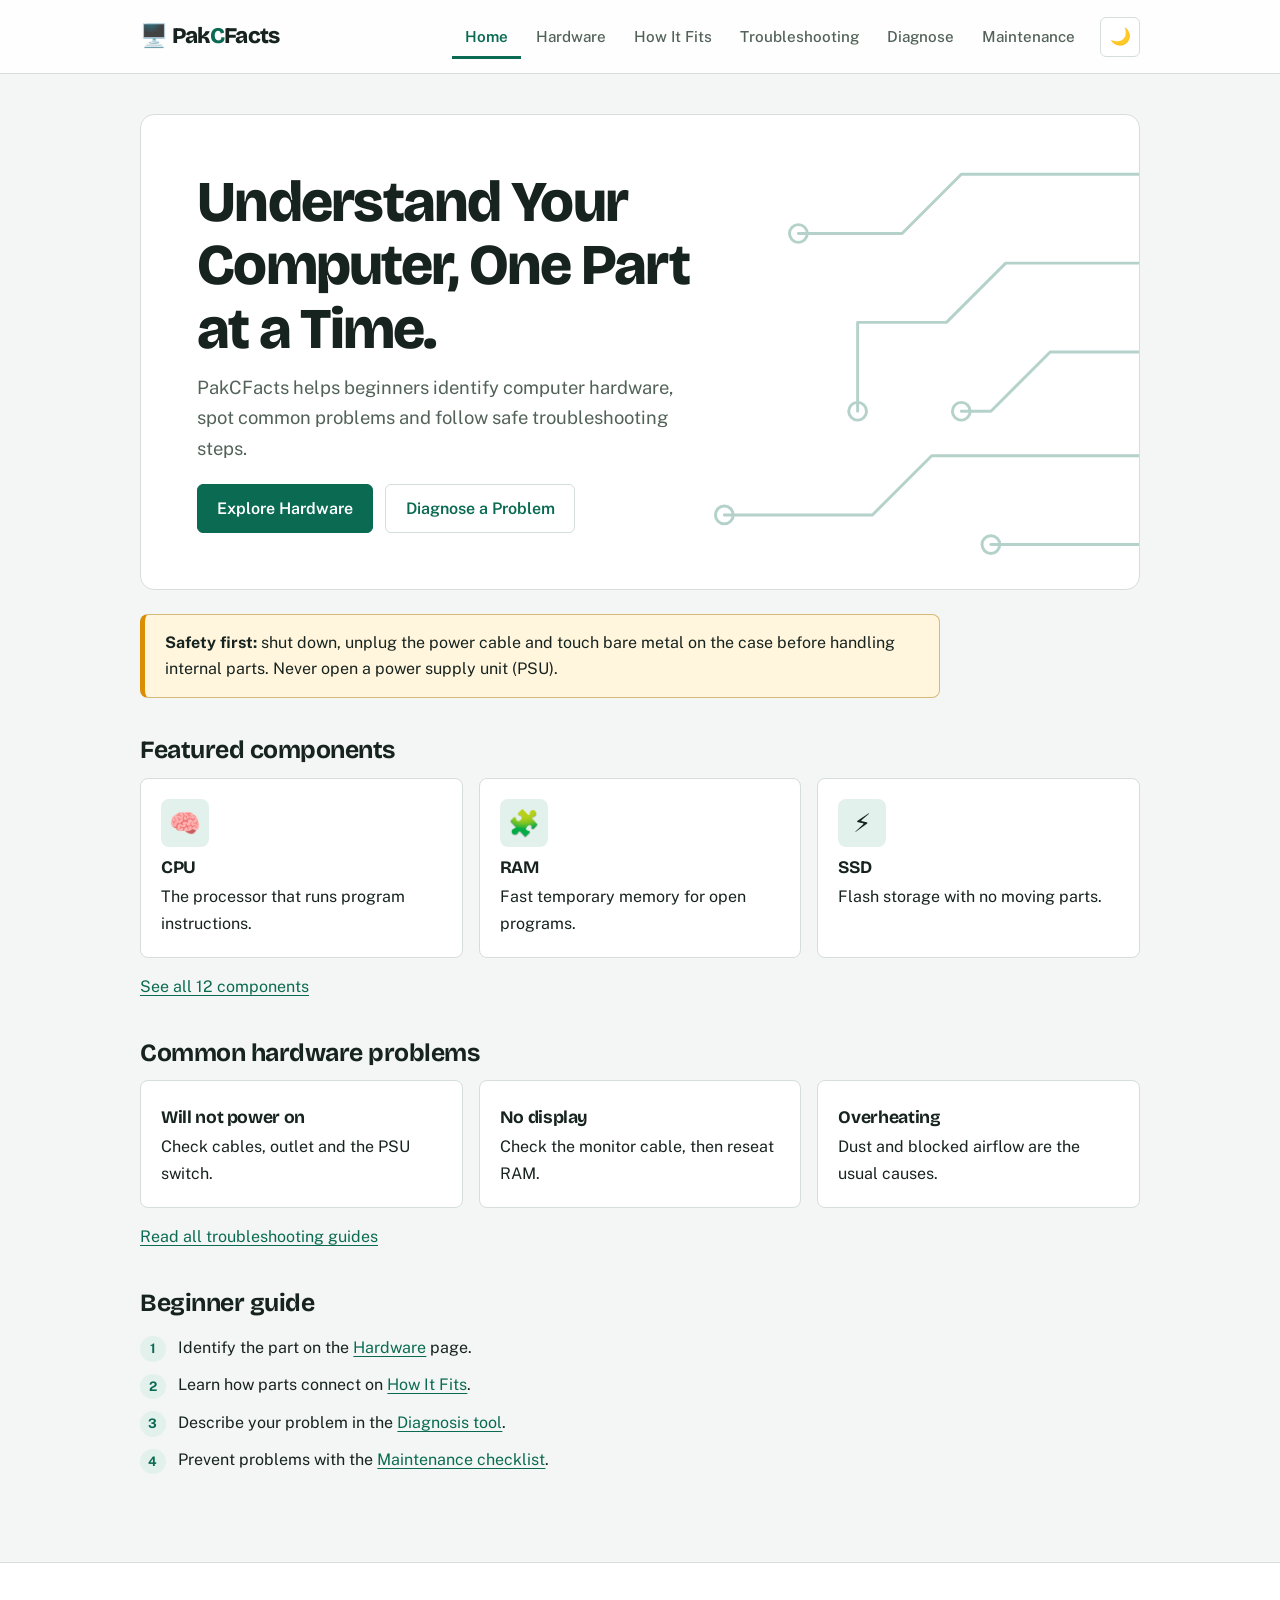
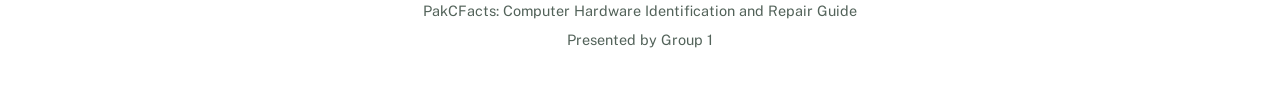
<file: index.html>
<!DOCTYPE html> 
<html lang="en">
<head>
  <meta charset="UTF-8">
  <meta name="viewport" content="width=device-width, initial-scale=1">
  <title>Home | PakCFacts</title>
  <link rel="stylesheet" href="style.css">
</head>
<body>

  <!-- ===== Header and menu (same on every page; edit all six files to change it) ===== -->
  <header>
    <div class="header-inner">
      <a class="logo" href="index.html" aria-label="PakCFacts home">🖥️ Pak<span>C</span>Facts</a>
      <button id="menuButton" class="outline" aria-expanded="false" aria-controls="nav">Menu</button>
      <button id="themeToggle" class="outline" aria-label="Toggle dark mode" aria-pressed="false">🌙</button>
      <nav id="nav" aria-label="Main">
        <ul>
          <li><a href="index.html" aria-current="page">Home</a></li>
          <li><a href="hardware.html">Hardware</a></li>
          <li><a href="components.html">How It Fits</a></li>
          <li><a href="troubleshooting.html">Troubleshooting</a></li>
          <li><a href="diagnostics.html">Diagnose</a></li>
          <li><a href="maintenance.html">Maintenance</a></li>
        </ul>
      </nav>
    </div>
  </header>

  <!-- ===== Page content ===== -->
  <main>
    <section class="hero">
      <h1>Understand Your Computer, One Part at a Time.</h1>
      <p class="subtitle">PakCFacts helps beginners identify computer hardware, spot common problems and follow safe troubleshooting steps.</p>

      <div class="row">
        <a class="btn" href="hardware.html">Explore Hardware</a>
        <a class="btn outline" href="diagnostics.html">Diagnose a Problem</a>
      </div>
    </section>

    <div class="safety-note" role="note">
      <b>Safety first:</b> shut down, unplug the power cable and touch bare metal on the case before handling internal parts. Never open a power supply unit (PSU).
    </div>

    <h2>Featured components</h2>
    <div class="grid">
      <div class="card">
        <div class="icon" aria-hidden="true">🧠</div>
        <h3>CPU</h3>
        <p>The processor that runs program instructions.</p>
      </div>
      <div class="card">
        <div class="icon" aria-hidden="true">🧩</div>
        <h3>RAM</h3>
        <p>Fast temporary memory for open programs.</p>
      </div>
      <div class="card">
        <div class="icon" aria-hidden="true">⚡</div>
        <h3>SSD</h3>
        <p>Flash storage with no moving parts.</p>
      </div>
    </div>
    <p><a href="hardware.html">See all 12 components</a></p>

    <h2>Common hardware problems</h2>
    <div class="grid">
      <div class="card">
        <h3>Will not power on</h3>
        <p>Check cables, outlet and the PSU switch.</p>
      </div>
      <div class="card">
        <h3>No display</h3>
        <p>Check the monitor cable, then reseat RAM.</p>
      </div>
      <div class="card">
        <h3>Overheating</h3>
        <p>Dust and blocked airflow are the usual causes.</p>
      </div>
    </div>
    <p><a href="troubleshooting.html">Read all troubleshooting guides</a></p>

    <h2>Beginner guide</h2>
    <ol>
      <li>Identify the part on the <a href="hardware.html">Hardware</a> page.</li>
      <li>Learn how parts connect on <a href="components.html">How It Fits</a>.</li>
      <li>Describe your problem in the <a href="diagnostics.html">Diagnosis tool</a>.</li>
      <li>Prevent problems with the <a href="maintenance.html">Maintenance checklist</a>.</li>
    </ol>
  </main>

  <!-- ===== Footer (same on every page) ===== -->
  <footer>
    <p>PakCFacts: Computer Hardware Identification and Repair Guide</p>
    <p>Presented by Group 1</p>
  </footer>

  <script src="script.js"></script>
  <button id="backToTop" aria-label="Back to top">↑</button>
</body>
</html>
</file>
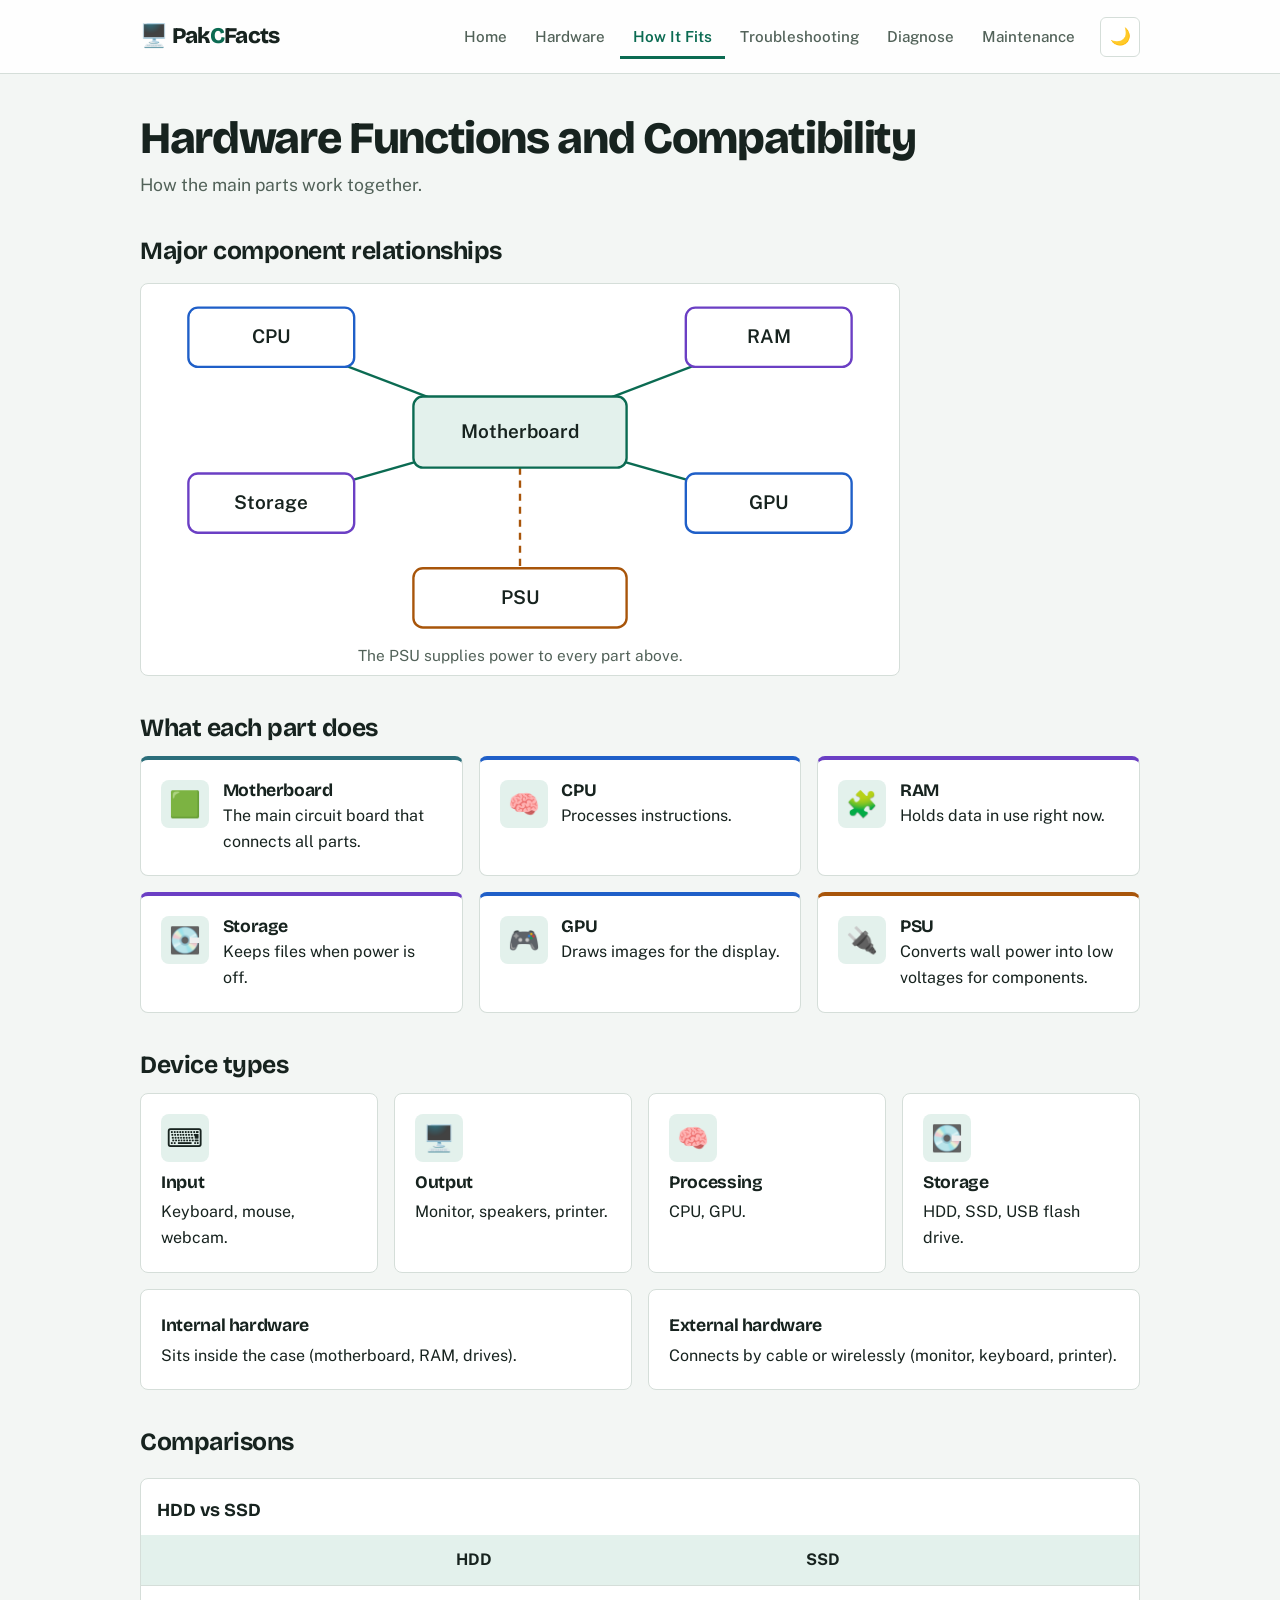
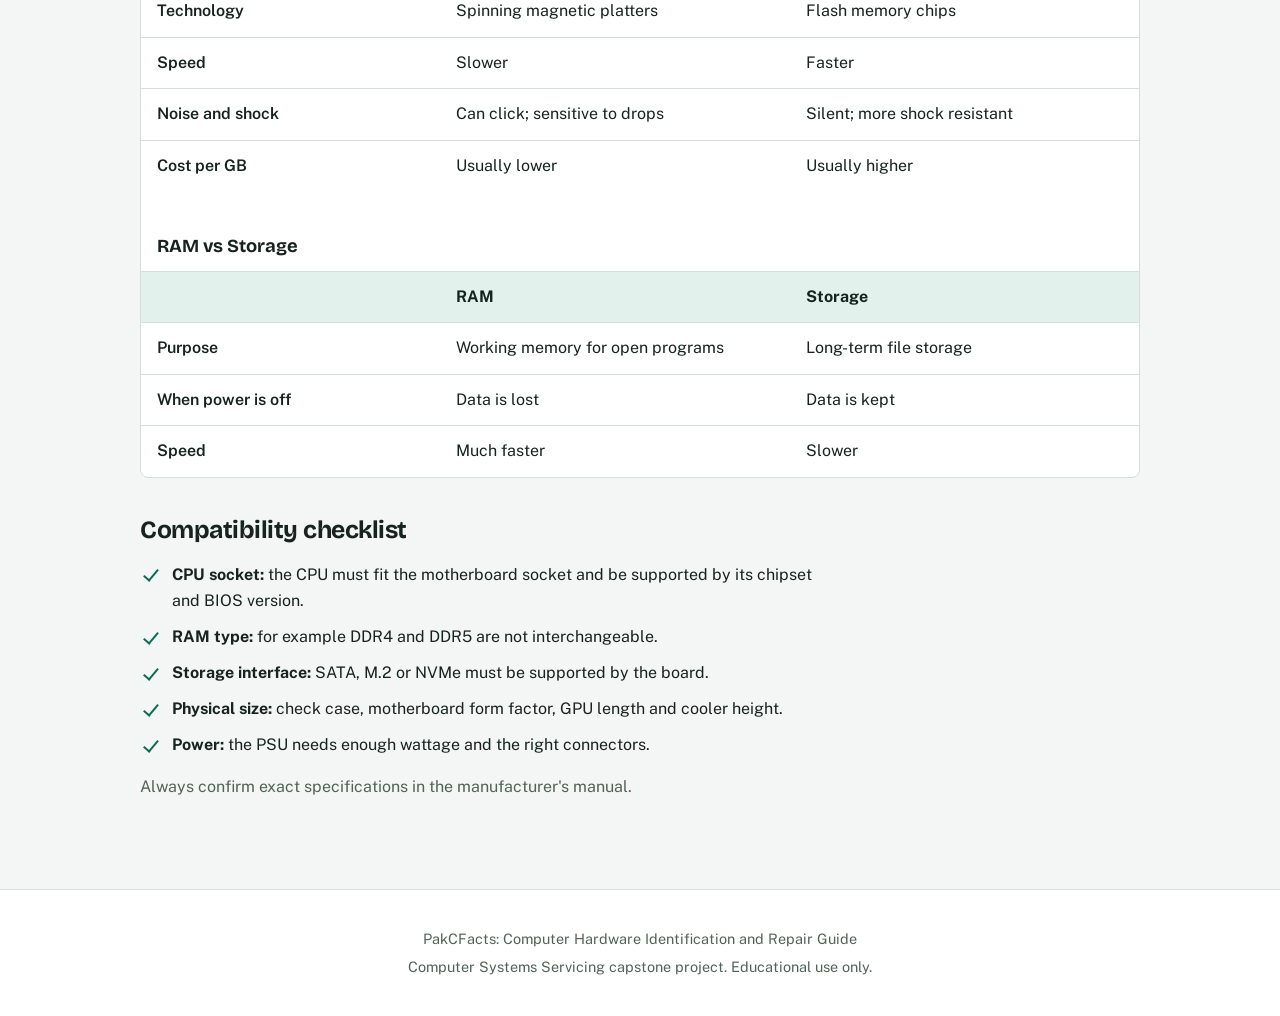
<file: components.html>
<!DOCTYPE html>
<html lang="en">
<head>
  <meta charset="UTF-8">
  <meta name="viewport" content="width=device-width, initial-scale=1">
  <title>How It Fits | PakCFacts</title>
  <link rel="stylesheet" href="style.css">
</head>
<body>

  <!-- ===== Header and menu (same on every page; edit all six files to change it) ===== -->
  <header>
    <div class="header-inner">
      <a class="logo" href="index.html" aria-label="PakCFacts home">🖥️ Pak<span>C</span>Facts</a>
      <button id="menuButton" class="outline" aria-expanded="false" aria-controls="nav">Menu</button>
      <button id="themeToggle" class="outline" aria-label="Toggle dark mode" aria-pressed="false">🌙</button>
      <nav id="nav" aria-label="Main">
        <ul>
          <li><a href="index.html">Home</a></li>
          <li><a href="hardware.html">Hardware</a></li>
          <li><a href="components.html" aria-current="page">How It Fits</a></li>
          <li><a href="troubleshooting.html">Troubleshooting</a></li>
          <li><a href="diagnostics.html">Diagnose</a></li>
          <li><a href="maintenance.html">Maintenance</a></li>
        </ul>
      </nav>
    </div>
  </header>

  <!-- ===== Page content ===== -->
  <main>
    <h1>Hardware Functions and Compatibility</h1>
    <p class="subtitle">How the main parts work together.</p>

    <h2>Major component relationships</h2>
    <!-- Diagram drawn with SVG. Each part is a box (rect) with a label (text); lines connect them to the motherboard. -->
    <svg class="diagram" viewBox="0 0 640 330" role="img"
         aria-label="Diagram: the motherboard connects the CPU, RAM, storage and GPU; the PSU powers everything.">

      <!-- Lines from the motherboard (center) to each part. Drawn first so the boxes sit on top. -->
      <g stroke="var(--accent)" stroke-width="2">
        <line x1="320" y1="125" x2="110" y2="45"/>
        <line x1="320" y1="125" x2="530" y2="45"/>
        <line x1="320" y1="125" x2="110" y2="185"/>
        <line x1="320" y1="125" x2="530" y2="185"/>
      </g>
      <!-- Dashed line: power from the PSU -->
      <line x1="320" y1="155" x2="320" y2="240" stroke="var(--cat-power)" stroke-width="2" stroke-dasharray="6 5"/>

      <!-- Boxes. Border colors match the category colors on the Hardware page. -->
      <g fill="var(--white)" stroke-width="2">
        <rect x="230" y="95"  width="180" height="60" rx="8" fill="var(--accent-light)" stroke="var(--accent)"/>
        <rect x="40"  y="20"  width="140" height="50" rx="8" stroke="var(--cat-processing)"/>
        <rect x="460" y="20"  width="140" height="50" rx="8" stroke="var(--cat-memory)"/>
        <rect x="40"  y="160" width="140" height="50" rx="8" stroke="var(--cat-memory)"/>
        <rect x="460" y="160" width="140" height="50" rx="8" stroke="var(--cat-processing)"/>
        <rect x="230" y="240" width="180" height="50" rx="8" stroke="var(--cat-power)"/>
      </g>

      <!-- Labels (x and y place each label inside its box) -->
      <g font-size="16" fill="var(--text)" text-anchor="middle">
        <text x="320" y="130">Motherboard</text>
        <text x="110" y="50">CPU</text>
        <text x="530" y="50">RAM</text>
        <text x="110" y="190">Storage</text>
        <text x="530" y="190">GPU</text>
        <text x="320" y="270">PSU</text>
      </g>

      <!-- Note under the diagram -->
      <text x="320" y="318" text-anchor="middle" font-size="13" fill="var(--text-muted)" style="font-weight:400">The PSU supplies power to every part above.</text>
    </svg>

    <h2>What each part does</h2>
    <div class="grid">
      <div class="card part mini" data-category="Connectivity and Housing">
        <div class="icon" aria-hidden="true">🟩</div>
        <div>
          <h3>Motherboard</h3>
          <p>The main circuit board that connects all parts.</p>
        </div>
      </div>
      <div class="card part mini" data-category="Processing">
        <div class="icon" aria-hidden="true">🧠</div>
        <div>
          <h3>CPU</h3>
          <p>Processes instructions.</p>
        </div>
      </div>
      <div class="card part mini" data-category="Memory and Storage">
        <div class="icon" aria-hidden="true">🧩</div>
        <div>
          <h3>RAM</h3>
          <p>Holds data in use right now.</p>
        </div>
      </div>
      <div class="card part mini" data-category="Memory and Storage">
        <div class="icon" aria-hidden="true">💽</div>
        <div>
          <h3>Storage</h3>
          <p>Keeps files when power is off.</p>
        </div>
      </div>
      <div class="card part mini" data-category="Processing">
        <div class="icon" aria-hidden="true">🎮</div>
        <div>
          <h3>GPU</h3>
          <p>Draws images for the display.</p>
        </div>
      </div>
      <div class="card part mini" data-category="Power and Cooling">
        <div class="icon" aria-hidden="true">🔌</div>
        <div>
          <h3>PSU</h3>
          <p>Converts wall power into low voltages for components.</p>
        </div>
      </div>
    </div>

    <h2>Device types</h2>
    <div class="grid four">
      <div class="card">
        <div class="icon" aria-hidden="true">⌨️</div>
        <h3>Input</h3>
        <p>Keyboard, mouse, webcam.</p>
      </div>
      <div class="card">
        <div class="icon" aria-hidden="true">🖥️</div>
        <h3>Output</h3>
        <p>Monitor, speakers, printer.</p>
      </div>
      <div class="card">
        <div class="icon" aria-hidden="true">🧠</div>
        <h3>Processing</h3>
        <p>CPU, GPU.</p>
      </div>
      <div class="card">
        <div class="icon" aria-hidden="true">💽</div>
        <h3>Storage</h3>
        <p>HDD, SSD, USB flash drive.</p>
      </div>
    </div>

    <div class="grid two split">
      <div class="card">
        <h3>Internal hardware</h3>
        <p>Sits inside the case (motherboard, RAM, drives).</p>
      </div>
      <div class="card">
        <h3>External hardware</h3>
        <p>Connects by cable or wirelessly (monitor, keyboard, printer).</p>
      </div>
    </div>

    <h2>Comparisons</h2>
    <div class="table-scroll">
      <table>
        <caption>HDD vs SSD</caption>
        <tr><th></th><th>HDD</th><th>SSD</th></tr>
        <tr><td>Technology</td><td>Spinning magnetic platters</td><td>Flash memory chips</td></tr>
        <tr><td>Speed</td><td>Slower</td><td>Faster</td></tr>
        <tr><td>Noise and shock</td><td>Can click; sensitive to drops</td><td>Silent; more shock resistant</td></tr>
        <tr><td>Cost per GB</td><td>Usually lower</td><td>Usually higher</td></tr>
      </table>

      <table>
        <caption>RAM vs Storage</caption>
        <tr><th></th><th>RAM</th><th>Storage</th></tr>
        <tr><td>Purpose</td><td>Working memory for open programs</td><td>Long-term file storage</td></tr>
        <tr><td>When power is off</td><td>Data is lost</td><td>Data is kept</td></tr>
        <tr><td>Speed</td><td>Much faster</td><td>Slower</td></tr>
      </table>
    </div>

    <h2>Compatibility checklist</h2>
    <ul class="checks">
      <li><b>CPU socket:</b> the CPU must fit the motherboard socket and be supported by its chipset and BIOS version.</li>
      <li><b>RAM type:</b> for example DDR4 and DDR5 are not interchangeable.</li>
      <li><b>Storage interface:</b> SATA, M.2 or NVMe must be supported by the board.</li>
      <li><b>Physical size:</b> check case, motherboard form factor, GPU length and cooler height.</li>
      <li><b>Power:</b> the PSU needs enough wattage and the right connectors.</li>
    </ul>
    <p class="muted">Always confirm exact specifications in the manufacturer's manual.</p>
  </main>

  <!-- ===== Footer (same on every page) ===== -->
  <footer>
    <p>PakCFacts: Computer Hardware Identification and Repair Guide</p>
    <p>Computer Systems Servicing capstone project. Educational use only.</p>
  </footer>

  <script src="script.js"></script>
  <button id="backToTop" aria-label="Back to top">↑</button>
</body>
</html>
</file>
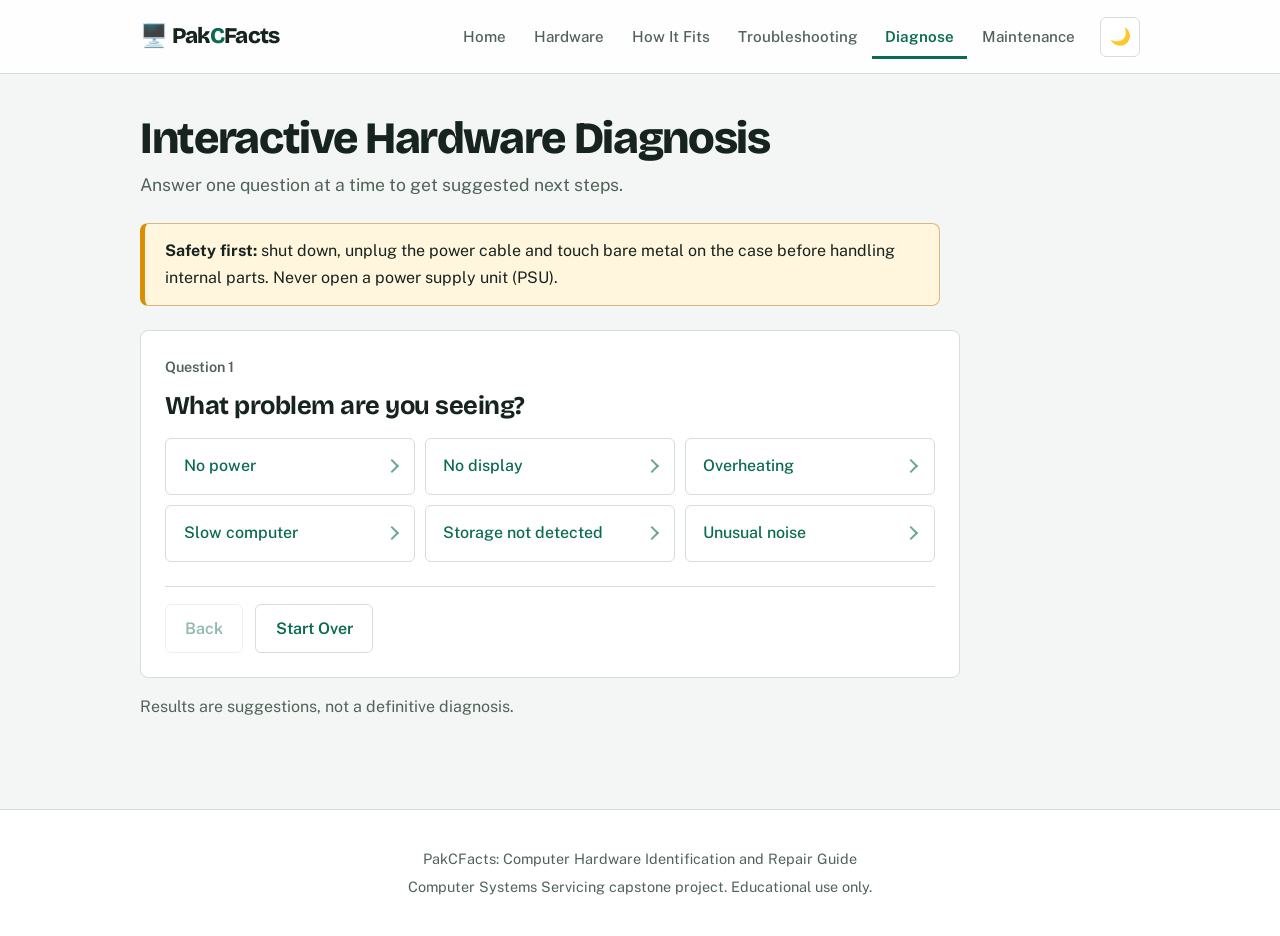
<file: diagnostics.html>
<!DOCTYPE html>
<html lang="en">
<head>
  <meta charset="UTF-8">
  <meta name="viewport" content="width=device-width, initial-scale=1">
  <title>Diagnose | PakCFacts</title>
  <link rel="stylesheet" href="style.css">
</head>
<body>

  <!-- ===== Header and menu (same on every page; edit all six files to change it) ===== -->
  <header>
    <div class="header-inner">
      <a class="logo" href="index.html" aria-label="PakCFacts home">🖥️ Pak<span>C</span>Facts</a>
      <button id="menuButton" class="outline" aria-expanded="false" aria-controls="nav">Menu</button>
      <button id="themeToggle" class="outline" aria-label="Toggle dark mode" aria-pressed="false">🌙</button>
      <nav id="nav" aria-label="Main">
        <ul>
          <li><a href="index.html">Home</a></li>
          <li><a href="hardware.html">Hardware</a></li>
          <li><a href="components.html">How It Fits</a></li>
          <li><a href="troubleshooting.html">Troubleshooting</a></li>
          <li><a href="diagnostics.html" aria-current="page">Diagnose</a></li>
          <li><a href="maintenance.html">Maintenance</a></li>
        </ul>
      </nav>
    </div>
  </header>

  <!-- ===== Page content ===== -->
  <main>
    <h1>Interactive Hardware Diagnosis</h1>
    <p class="subtitle">Answer one question at a time to get suggested next steps.</p>

    <div class="safety-note" role="note">
      <b>Safety first:</b> shut down, unplug the power cable and touch bare metal on the case before handling internal parts. Never open a power supply unit (PSU).
    </div>

    <!-- script.js shows each question and result inside this card -->
    <div class="card wizard" aria-live="polite">
      <p id="progressText" class="muted"></p>
      <div id="diagnosisBox"></div>

      <div class="card-foot">
        <button id="backButton" class="outline">Back</button>
        <button id="restartButton" class="outline">Start Over</button>
      </div>
    </div>

    <p class="muted">Results are suggestions, not a definitive diagnosis.</p>
  </main>

  <!-- ===== Footer (same on every page) ===== -->
  <footer>
    <p>PakCFacts: Computer Hardware Identification and Repair Guide</p>
    <p>Computer Systems Servicing capstone project. Educational use only.</p>
  </footer>

  <script src="script.js"></script>
  <button id="backToTop" aria-label="Back to top">↑</button>
</body>
</html>
</file>
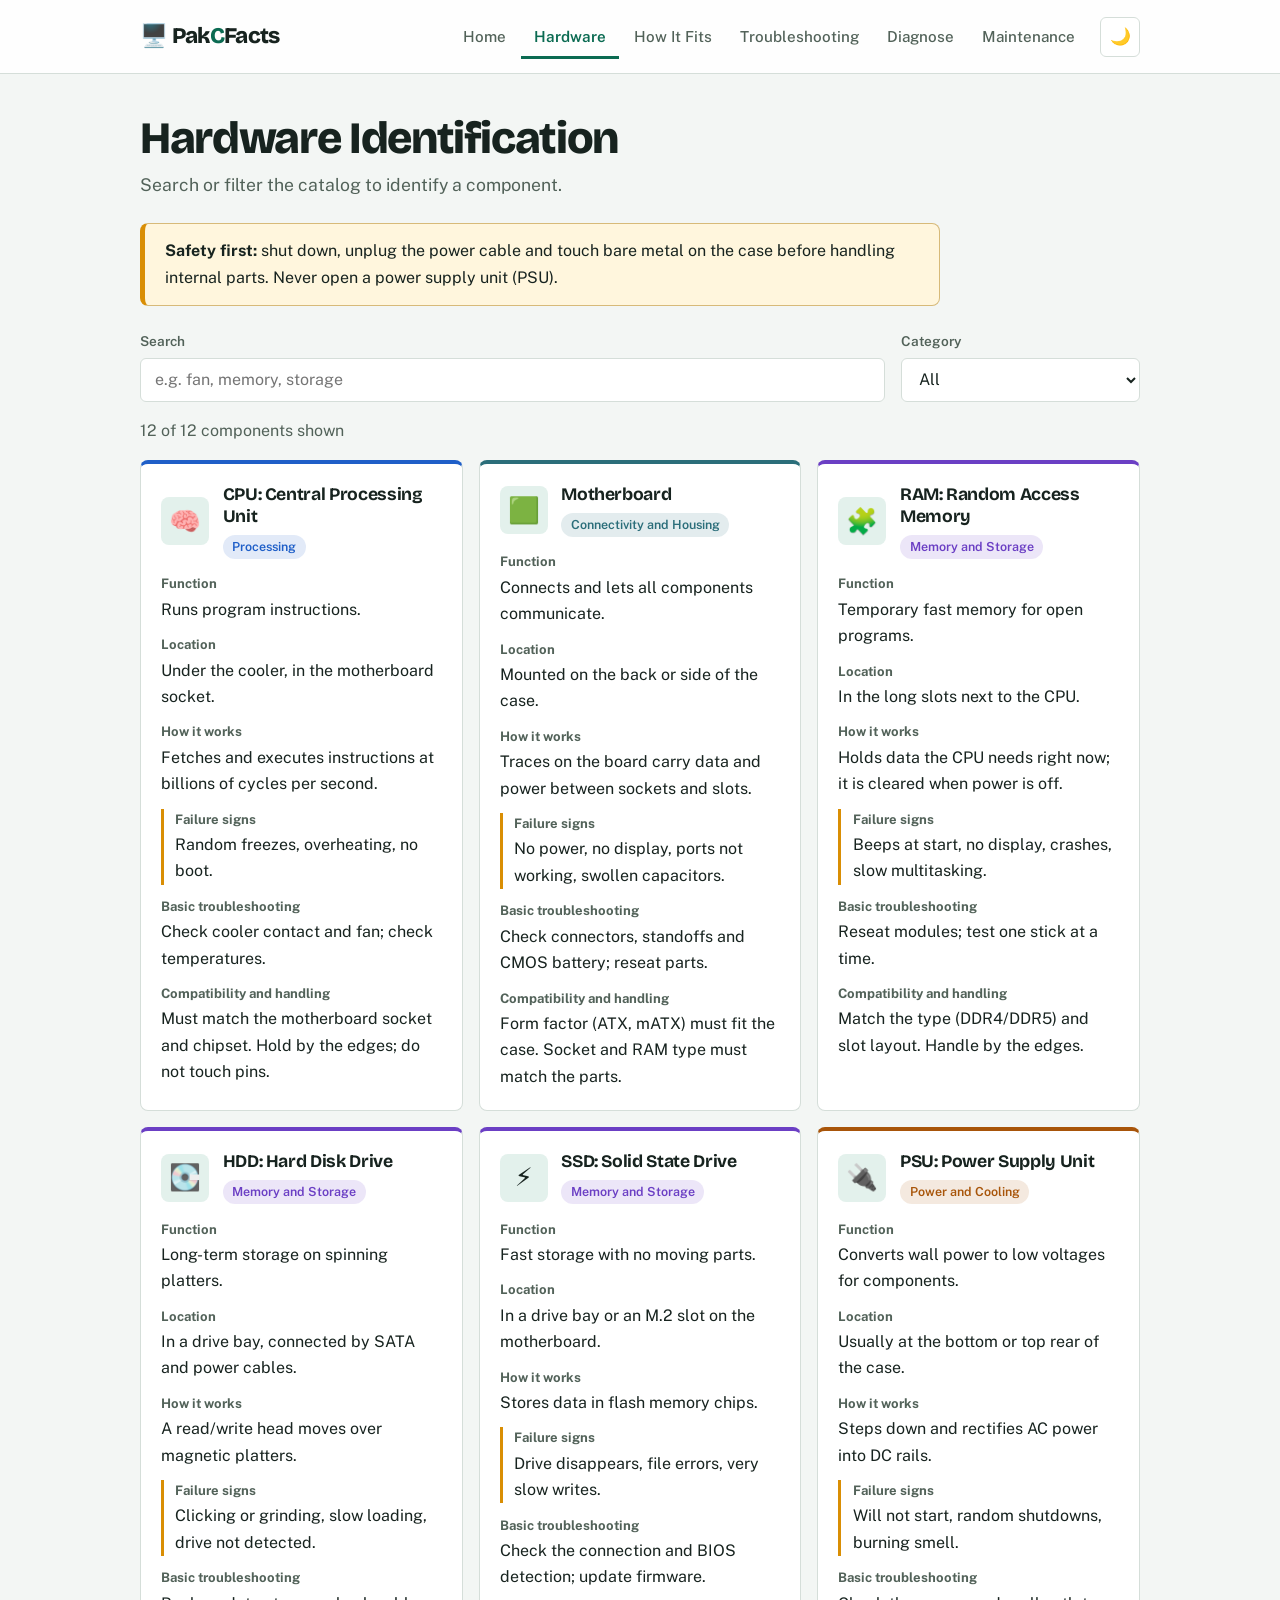
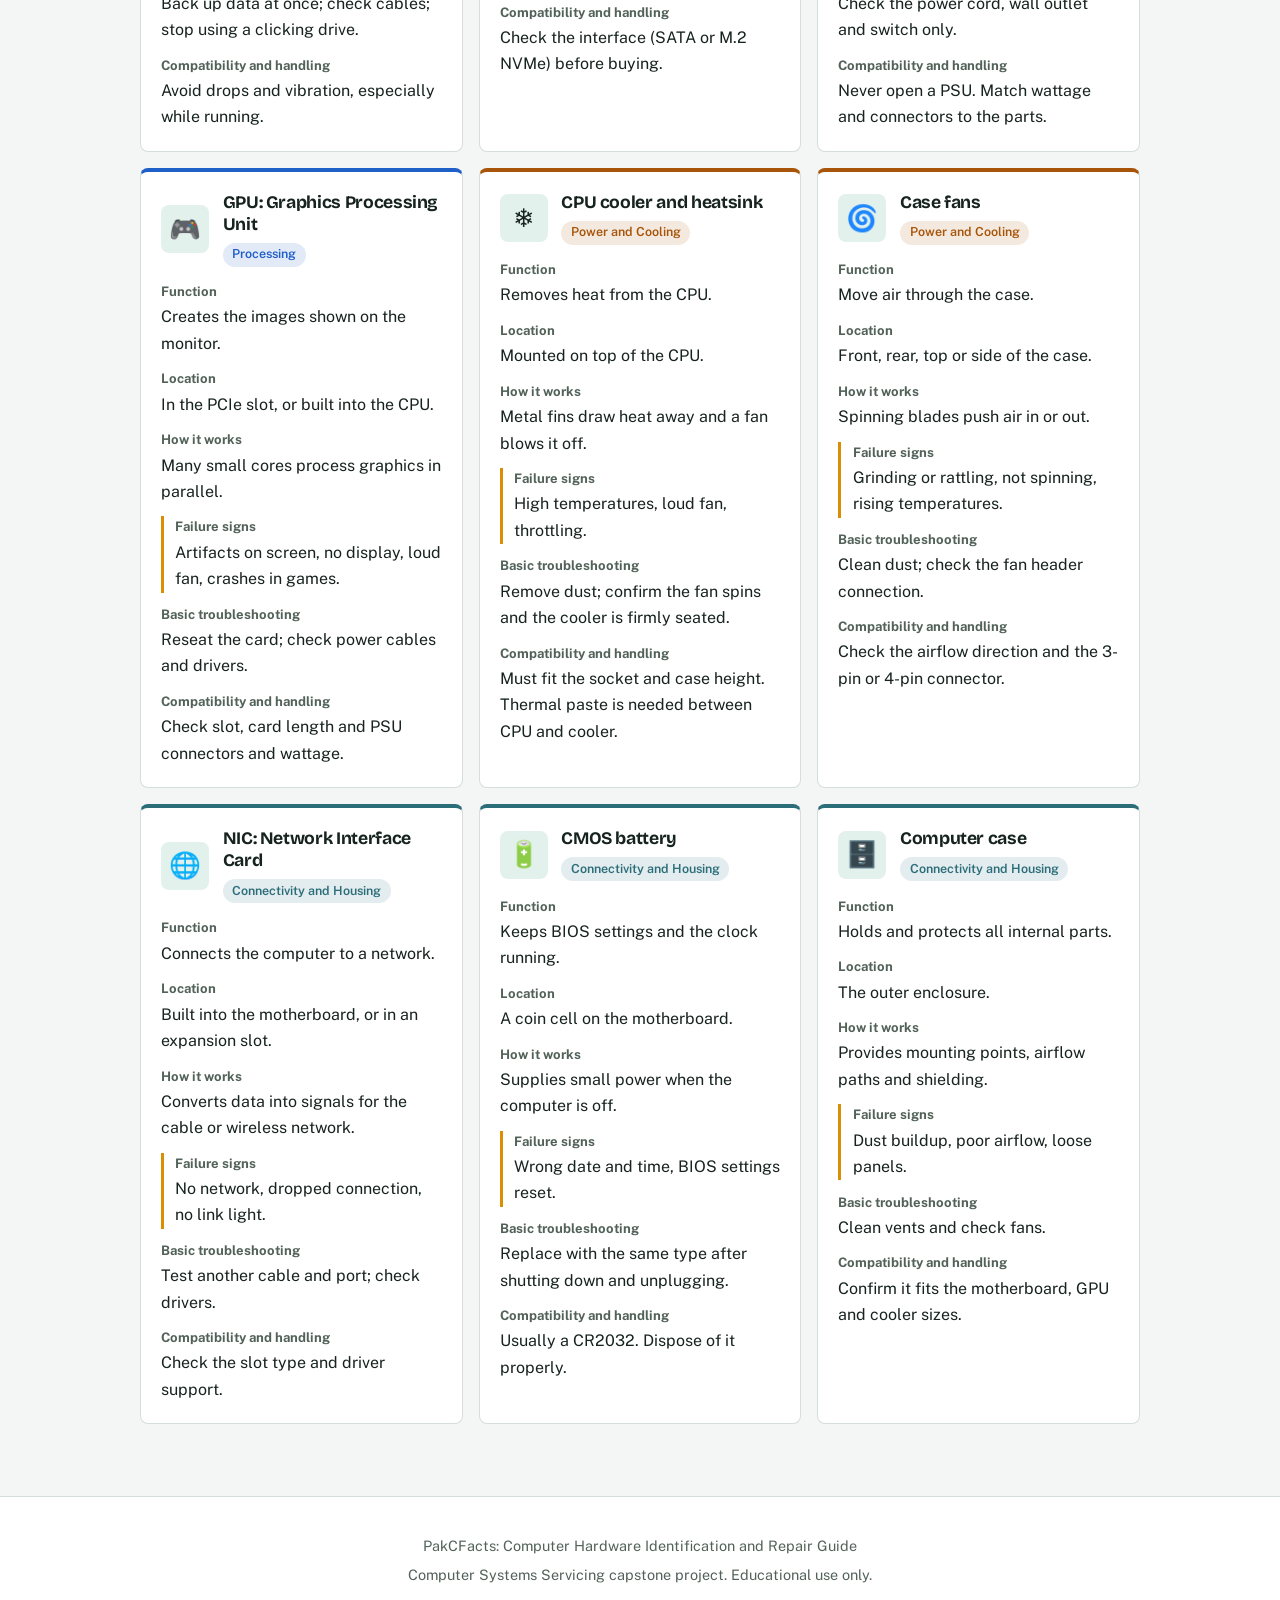
<file: hardware.html>
<!DOCTYPE html>
<html lang="en">
<head>
  <meta charset="UTF-8">
  <meta name="viewport" content="width=device-width, initial-scale=1">
  <title>Hardware | PakCFacts</title>
  <link rel="stylesheet" href="style.css">
</head>
<body>

  <!-- ===== Header and menu  ===== -->
  <header>
    <div class="header-inner">
      <a class="logo" href="index.html" aria-label="PakCFacts home">🖥️ Pak<span>C</span>Facts</a>
      <button id="menuButton" class="outline" aria-expanded="false" aria-controls="nav">Menu</button>
      <button id="themeToggle" class="outline" aria-label="Toggle dark mode" aria-pressed="false">🌙</button>
      <nav id="nav" aria-label="Main">
        <ul>
          <li><a href="index.html">Home</a></li>
          <li><a href="hardware.html" aria-current="page">Hardware</a></li>
          <li><a href="components.html">How It Fits</a></li>
          <li><a href="troubleshooting.html">Troubleshooting</a></li>
          <li><a href="diagnostics.html">Diagnose</a></li>
          <li><a href="maintenance.html">Maintenance</a></li>
        </ul>
      </nav>
    </div>
  </header>

  <!-- ===== Page content ===== -->
  <main>
    <h1>Hardware Identification</h1>
    <p class="subtitle">Search or filter the catalog to identify a component.</p>

    <div class="safety-note" role="note">
      <b>Safety first:</b> shut down, unplug the power cable and touch bare metal on the case before handling internal parts. Never open a power supply unit (PSU).
    </div>

    <!-- Search and filter controls (used by script.js, section 3) -->
    <div class="toolbar">
      <div class="field grow">
        <label for="searchBox">Search</label>
        <input type="search" id="searchBox" placeholder="e.g. fan, memory, storage">
      </div>

      <div class="field">
        <label for="categoryFilter">Category</label>
        <select id="categoryFilter">
          <option value="all">All</option>
          <option>Processing</option>
          <option>Memory and Storage</option>
          <option>Power and Cooling</option>
          <option>Connectivity and Housing</option>
        </select>
      </div>
    </div>

    <p id="resultCount" class="muted" aria-live="polite"></p>

    <!-- script.js fills this with one card per component -->
    <div id="hardwareList" class="grid"></div>

    <p id="noResults" class="card" hidden>No components match your search. Try a shorter keyword such as "fan" or "memory", or set the category to All.</p>
  </main>

  <!-- ===== Footer (same on every page) ===== -->
  <footer>
    <p>PakCFacts: Computer Hardware Identification and Repair Guide</p>
    <p>Computer Systems Servicing capstone project. Educational use only.</p>
  </footer>

  <script src="script.js"></script>
</body>
</html>
</file>
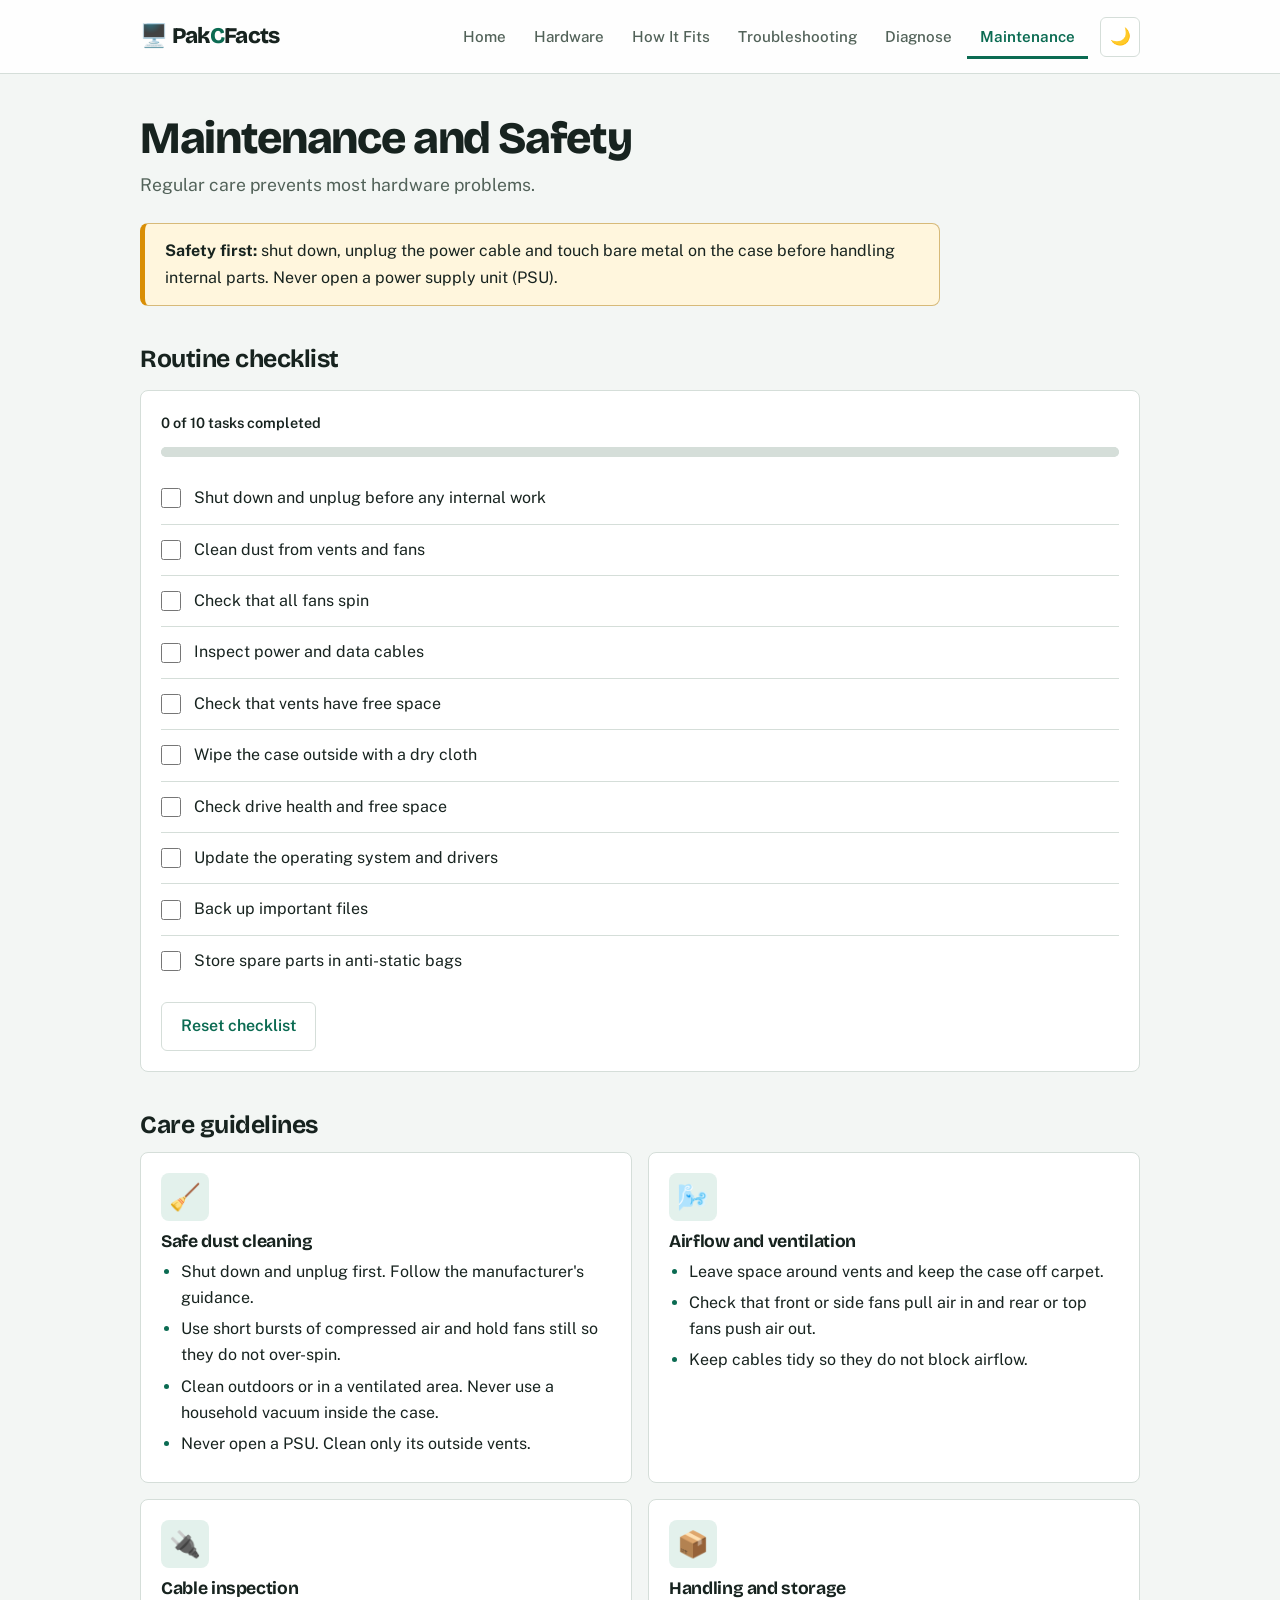
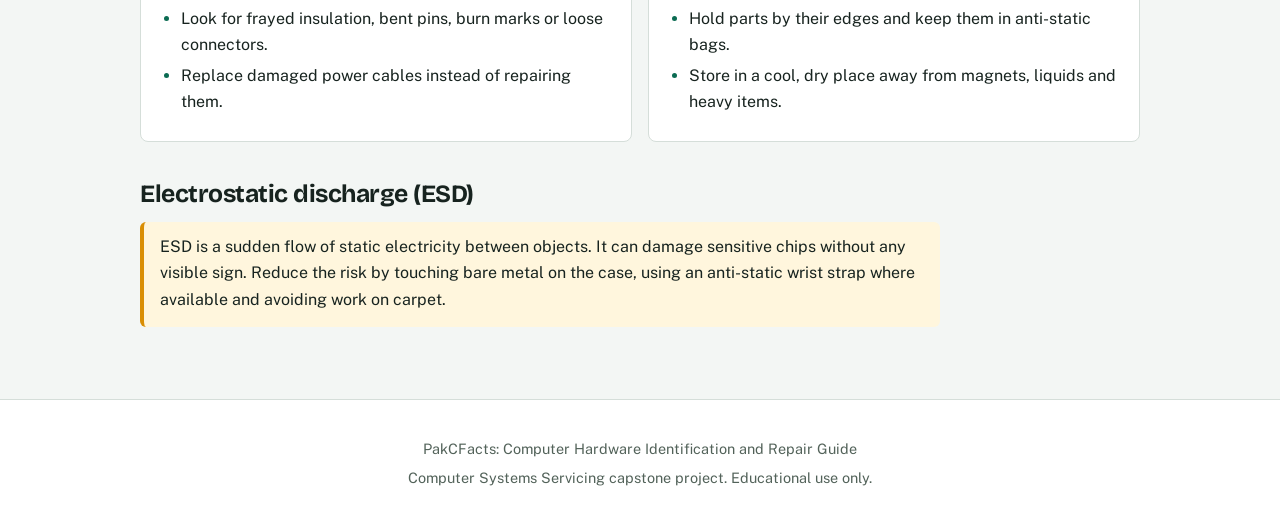
<file: maintenance.html>
<!DOCTYPE html>
<html lang="en">
<head>
  <meta charset="UTF-8">
  <meta name="viewport" content="width=device-width, initial-scale=1">
  <title>Maintenance | PakCFacts</title>
  <link rel="stylesheet" href="style.css">
</head>
<body>

  <!-- ===== Header and menu (same on every page; edit all six files to change it) ===== -->
  <header>
    <div class="header-inner">
      <a class="logo" href="index.html" aria-label="PakCFacts home">🖥️ Pak<span>C</span>Facts</a>
      <button id="menuButton" class="outline" aria-expanded="false" aria-controls="nav">Menu</button>
      <button id="themeToggle" class="outline" aria-label="Toggle dark mode" aria-pressed="false">🌙</button>
      <nav id="nav" aria-label="Main">
        <ul>
          <li><a href="index.html">Home</a></li>
          <li><a href="hardware.html">Hardware</a></li>
          <li><a href="components.html">How It Fits</a></li>
          <li><a href="troubleshooting.html">Troubleshooting</a></li>
          <li><a href="diagnostics.html">Diagnose</a></li>
          <li><a href="maintenance.html" aria-current="page">Maintenance</a></li>
        </ul>
      </nav>
    </div>
  </header>

  <!-- ===== Page content ===== -->
  <main>
    <h1>Maintenance and Safety</h1>
    <p class="subtitle">Regular care prevents most hardware problems.</p>

    <div class="safety-note" role="note">
      <b>Safety first:</b> shut down, unplug the power cable and touch bare metal on the case before handling internal parts. Never open a power supply unit (PSU).
    </div>

    <h2>Routine checklist</h2>
    <!-- script.js fills in the progress text and the checkboxes (section 6) -->
    <div class="card">
      <p id="progressText" aria-live="polite"></p>
      <progress id="progressBar" class="progress-bar" max="1" value="0"></progress>
      <div id="checklist"></div>
      <button id="resetButton" class="outline">Reset checklist</button>
    </div>

    <h2>Care guidelines</h2>
    <div class="grid two">
      <section class="card">
        <div class="icon" aria-hidden="true">🧹</div>
        <h3>Safe dust cleaning</h3>
        <ul>
          <li>Shut down and unplug first. Follow the manufacturer's guidance.</li>
          <li>Use short bursts of compressed air and hold fans still so they do not over-spin.</li>
          <li>Clean outdoors or in a ventilated area. Never use a household vacuum inside the case.</li>
          <li>Never open a PSU. Clean only its outside vents.</li>
        </ul>
      </section>
      <section class="card">
        <div class="icon" aria-hidden="true">🌬️</div>
        <h3>Airflow and ventilation</h3>
        <ul>
          <li>Leave space around vents and keep the case off carpet.</li>
          <li>Check that front or side fans pull air in and rear or top fans push air out.</li>
          <li>Keep cables tidy so they do not block airflow.</li>
        </ul>
      </section>
      <section class="card">
        <div class="icon" aria-hidden="true">🔌</div>
        <h3>Cable inspection</h3>
        <ul>
          <li>Look for frayed insulation, bent pins, burn marks or loose connectors.</li>
          <li>Replace damaged power cables instead of repairing them.</li>
        </ul>
      </section>
      <section class="card">
        <div class="icon" aria-hidden="true">📦</div>
        <h3>Handling and storage</h3>
        <ul>
          <li>Hold parts by their edges and keep them in anti-static bags.</li>
          <li>Store in a cool, dry place away from magnets, liquids and heavy items.</li>
        </ul>
      </section>
    </div>

    <h2>Electrostatic discharge (ESD)</h2>
    <div class="callout wide">
      <p>ESD is a sudden flow of static electricity between objects. It can damage sensitive chips without any visible sign. Reduce the risk by touching bare metal on the case, using an anti-static wrist strap where available and avoiding work on carpet.</p>
    </div>
  </main>

  <!-- ===== Footer (same on every page) ===== -->
  <footer>
    <p>PakCFacts: Computer Hardware Identification and Repair Guide</p>
    <p>Computer Systems Servicing capstone project. Educational use only.</p>
  </footer>

  <script src="script.js"></script>
  <button id="backToTop" aria-label="Back to top">↑</button>
</body>
</html>
</file>
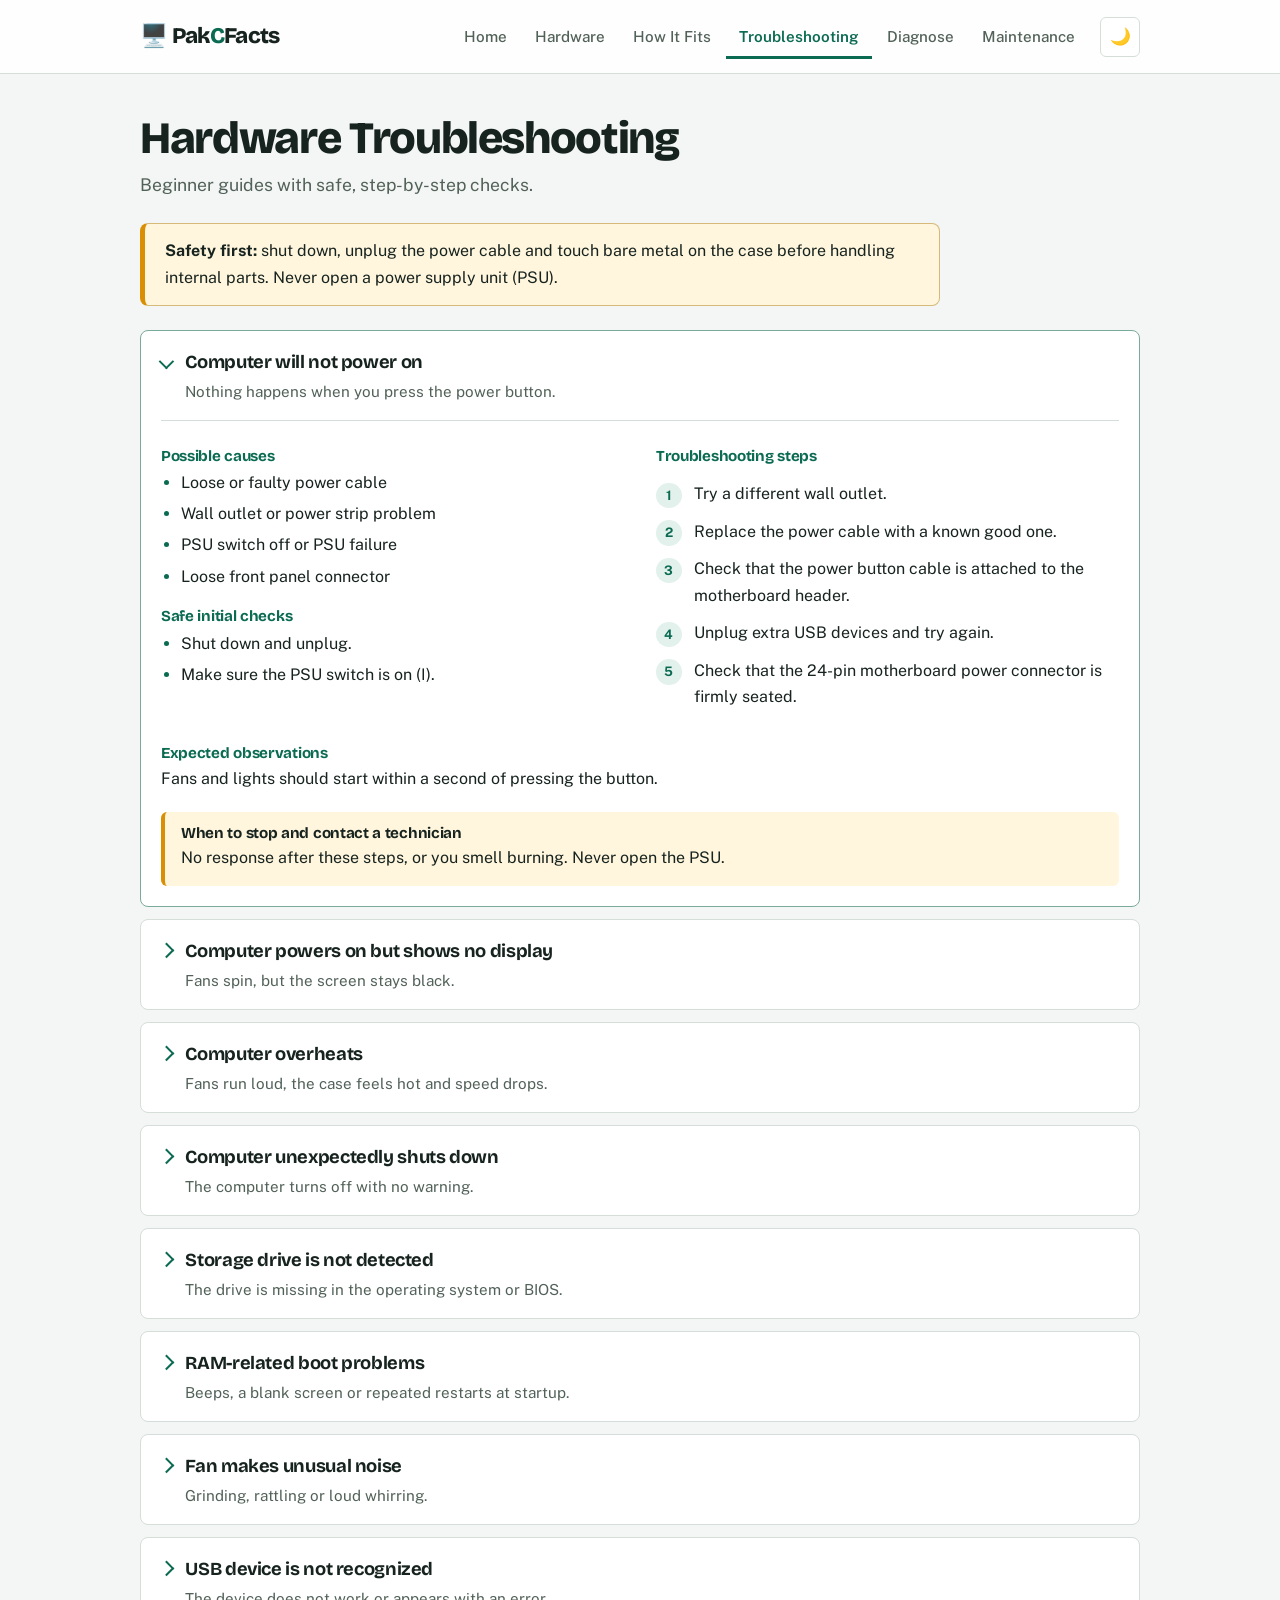
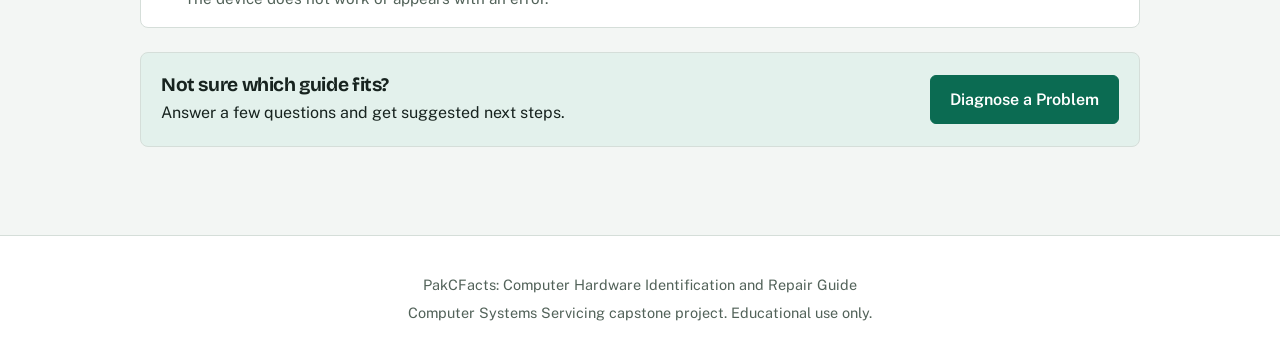
<file: troubleshooting.html>
<!DOCTYPE html>
<html lang="en">
<head>
  <meta charset="UTF-8">
  <meta name="viewport" content="width=device-width, initial-scale=1">
  <title>Troubleshooting | PakCFacts</title>
  <link rel="stylesheet" href="style.css">
</head>
<body>

  <!-- ===== Header and menu (same on every page; edit all six files to change it) ===== -->
  <header>
    <div class="header-inner">
      <a class="logo" href="index.html" aria-label="PakCFacts home">🖥️ Pak<span>C</span>Facts</a>
      <button id="menuButton" class="outline" aria-expanded="false" aria-controls="nav">Menu</button>
      <button id="themeToggle" class="outline" aria-label="Toggle dark mode" aria-pressed="false">🌙</button>
      <nav id="nav" aria-label="Main">
        <ul>
          <li><a href="index.html">Home</a></li>
          <li><a href="hardware.html">Hardware</a></li>
          <li><a href="components.html">How It Fits</a></li>
          <li><a href="troubleshooting.html" aria-current="page">Troubleshooting</a></li>
          <li><a href="diagnostics.html">Diagnose</a></li>
          <li><a href="maintenance.html">Maintenance</a></li>
        </ul>
      </nav>
    </div>
  </header>

  <!-- ===== Page content ===== -->
  <main>
    <h1>Hardware Troubleshooting</h1>
    <p class="subtitle">Beginner guides with safe, step-by-step checks.</p>

    <div class="safety-note" role="note">
      <b>Safety first:</b> shut down, unplug the power cable and touch bare metal on the case before handling internal parts. Never open a power supply unit (PSU).
    </div>

    <!-- script.js fills this with one expandable guide per item in GUIDES -->
    <div id="guideList"></div>

    <div class="card help-card">
      <div>
        <h2>Not sure which guide fits?</h2>
        <p>Answer a few questions and get suggested next steps.</p>
      </div>
      <a class="btn" href="diagnostics.html">Diagnose a Problem</a>
    </div>
  </main>

  <!-- ===== Footer (same on every page) ===== -->
  <footer>
    <p>PakCFacts: Computer Hardware Identification and Repair Guide</p>
    <p>Computer Systems Servicing capstone project. Educational use only.</p>
  </footer>

  <script src="script.js"></script>
  <button id="backToTop" aria-label="Back to top">↑</button>
</body>
</html>
</file>
<file: style.css>
/* ==========================================================================
   PakCFacts styles

   Contents
     1. Colors, fonts and sizes (change the look here)
     2. Page basics and page transition
     3. Header and navigation
     4. Headings, text and lists
     5. Cards, grids and the home hero
     6. Hardware cards
     7. Buttons
     8. Forms and the hardware toolbar
     9. Tables
    10. Troubleshooting guides (expandable)
    11. Diagnose tool
    12. Maintenance checklist and progress bar
    13. Diagram
    14. Back-to-top button and footer
    15. Small screens (phones)
   ========================================================================== */

@import url("https://fonts.googleapis.com/css2?family=Bricolage+Grotesque:opsz,wght@12..96,600..800&family=Public+Sans:wght@400;500;600;700&display=swap");


/* ---------- 1. Colors, fonts and sizes ---------- */
:root {
  color-scheme: light;

  --font-display:   "Bricolage Grotesque", "Segoe UI", system-ui, sans-serif;
  --font-body:      "Public Sans", system-ui, -apple-system, "Segoe UI", Roboto, sans-serif;

  --text:           #17231F;   /* main text */
  --text-muted:     #526259;   /* subtitles, notes */
  --accent:         #0B6B52;   /* circuit-board green: links, buttons */
  --accent-hover:   #08513E;
  --accent-light:   #E3F1EC;   /* pale green: hovered items, icon chips */
  --on-accent:      #FFFFFF;   /* text on top of the accent color */
  --page-bg:        #F3F6F4;
  --white:          #FFFFFF;   /* surface: cards, header, footer */
  --border:         #D5DED9;
  --warning-bg:     #FFF6DD;
  --warning-border: #D98E04;

  /* One color per hardware category (used on the Hardware page) */
  --cat-processing: #1F5FC8;
  --cat-memory:     #6B3FC4;
  --cat-power:      #A8550A;
  --cat-connect:    #2B6E7A;

  --radius-sm:      6px;
  --radius-md:      8px;
  --radius-lg:      14px;
  --transition:     background-color .15s ease, border-color .15s ease, color .15s ease;

  /* Circuit-trace picture used in the home page hero */
  --trace: url("data:image/svg+xml,%3Csvg xmlns='http://www.w3.org/2000/svg' viewBox='0 0 420 320' fill='none' stroke='%230B6B52' stroke-width='2' stroke-linejoin='round' stroke-linecap='round' opacity='.3'%3E%3Cpath d='M420 40H300L260 80H190'/%3E%3Cpath d='M420 100H330L290 140H230V200'/%3E%3Cpath d='M420 160H360L320 200H300'/%3E%3Cpath d='M420 230H280L240 270H140'/%3E%3Cpath d='M420 290H320'/%3E%3Ccircle cx='190' cy='80' r='6'/%3E%3Ccircle cx='230' cy='200' r='6'/%3E%3Ccircle cx='300' cy='200' r='6'/%3E%3Ccircle cx='140' cy='270' r='6'/%3E%3Ccircle cx='320' cy='290' r='6'/%3E%3C/svg%3E");
}

/* Dark mode colors - activated when <html class="dark-mode"> */
html.dark-mode {
  color-scheme: dark;

  --text:           #E6EFEA;
  --text-muted:     #98ABA1;
  --accent:         #3FBF98;
  --accent-hover:   #6BD6B4;
  --accent-light:   rgba(63, 191, 152, 0.14);
  --on-accent:      #05241A;
  --page-bg:        #0C1411;
  --white:          #131E19;
  --border:         #25382F;
  --warning-bg:     #33260A;
  --warning-border: #E0A93B;

  --cat-processing: #6FA3F5;
  --cat-memory:     #A98BF0;
  --cat-power:      #F0A04B;
  --cat-connect:    #5DBBC9;

  --trace: url("data:image/svg+xml,%3Csvg xmlns='http://www.w3.org/2000/svg' viewBox='0 0 420 320' fill='none' stroke='%233FBF98' stroke-width='2' stroke-linejoin='round' stroke-linecap='round' opacity='.3'%3E%3Cpath d='M420 40H300L260 80H190'/%3E%3Cpath d='M420 100H330L290 140H230V200'/%3E%3Cpath d='M420 160H360L320 200H300'/%3E%3Cpath d='M420 230H280L240 270H140'/%3E%3Cpath d='M420 290H320'/%3E%3Ccircle cx='190' cy='80' r='6'/%3E%3Ccircle cx='230' cy='200' r='6'/%3E%3Ccircle cx='300' cy='200' r='6'/%3E%3Ccircle cx='140' cy='270' r='6'/%3E%3Ccircle cx='320' cy='290' r='6'/%3E%3C/svg%3E");
}


/* ---------- 2. Page basics and page transition ---------- */
/* The page-to-page transition only runs for people who have not asked for less motion. */
@media (prefers-reduced-motion: no-preference) {
  @view-transition {
    navigation: auto;
  }
}

* {
  box-sizing: border-box;
}

html {
  scroll-padding-top: 5rem;   /* keeps jump targets clear of the sticky header */
}

body {
  margin: 0;
  font: 1rem/1.65 var(--font-body);
  color: var(--text);
  background: var(--page-bg);
  -webkit-font-smoothing: antialiased;
  overflow-x: hidden;
}

a {
  color: var(--accent);
  text-underline-offset: 3px;
  transition: var(--transition);
}

a:hover {
  color: var(--accent-hover);
}

:focus-visible {
  outline: 2px solid var(--accent);
  outline-offset: 3px;
}

[hidden] {
  display: none !important;
}

.header-inner,
main {
  max-width: 1040px;
  margin: auto;
}

main {
  padding: 2.5rem 1.25rem 1rem;
  animation: slideIn .35s cubic-bezier(0.16, 1, 0.3, 1);
}

/* Short slide-in when a page loads */
@keyframes slideIn {
  from { opacity: 0; transform: translateX(18px); }
  to   { opacity: 1; transform: none; }
}

@media (prefers-reduced-motion: reduce) {
  main { animation: none; }
  html { scroll-behavior: auto; }
}


/* ---------- 3. Header and navigation ---------- */
header {
  position: sticky;
  top: 0;
  z-index: 100;
  background: color-mix(in srgb, var(--white) 88%, transparent);
  backdrop-filter: blur(10px);
  -webkit-backdrop-filter: blur(10px);
  border-bottom: 1px solid var(--border);
}

.header-inner {
  display: flex;
  align-items: center;
  flex-wrap: wrap;
  gap: 0.5rem 0.75rem;
  padding: 0.6rem 1.25rem;
}

.logo {
  margin-right: auto;
  font-family: var(--font-display);
  font-weight: 800;
  font-size: 1.4rem;
  letter-spacing: -0.03em;
  text-decoration: none;
  color: var(--text);
}

.logo:hover {
  color: var(--text);
}

.logo span {
  color: var(--accent);
}

/* Order on desktop: logo, links, theme button */
nav            { order: 2; }
#menuButton    { order: 2; }
#themeToggle   { order: 3; }

nav ul {
  list-style: none;
  display: flex;
  flex-wrap: wrap;
  gap: 0.15rem;
  margin: 0;
  padding: 0;
}

nav a {
  display: block;
  padding: 0.6rem 0.8rem;
  border-radius: var(--radius-sm) var(--radius-sm) 0 0;
  text-decoration: none;
  color: var(--text-muted);
  font-weight: 500;
  font-size: 0.95rem;
}

nav a:hover {
  background: var(--accent-light);
  color: var(--text);
}

/* The page you are on: green underline */
nav a[aria-current] {
  color: var(--accent);
  font-weight: 600;
  box-shadow: inset 0 -3px 0 var(--accent);
}

#menuButton {
  display: none;
  height: 2.5rem;
  padding-top: 0;
  padding-bottom: 0;
}

#themeToggle {
  width: 2.5rem;
  height: 2.5rem;
  padding: 0;
  font-size: 1.05rem;
}


/* ---------- 4. Headings, text and lists ---------- */
h1, h2, h3 {
  font-family: var(--font-display);
  letter-spacing: -0.02em;
  line-height: 1.2;
}

h1 {
  font-size: clamp(2rem, 4.5vw, 2.8rem);
  margin: 0 0 0.4rem;
  font-weight: 800;
  letter-spacing: -0.03em;
  line-height: 1.1;
}

h2 {
  font-size: 1.55rem;
  margin: 2.4rem 0 0.75rem;
  font-weight: 700;
}

h3 {
  font-size: 1.1rem;
  margin: 0.3em 0;
  font-weight: 700;
}

.subtitle,
.muted {
  color: var(--text-muted);
}

.subtitle {
  font-size: 1.1rem;
  max-width: 60ch;
  margin: 0 0 1.25rem;
}

main > p,
main > ul,
main > ol {
  max-width: 70ch;
}

ul {
  padding-left: 1.25rem;
}

li {
  margin: 0.3rem 0;
}

li::marker {
  color: var(--accent);
}

/* Numbered lists are always real sequences (steps), so they get step badges */
main ol {
  list-style: none;
  counter-reset: step;
  padding: 0;
}

main ol > li {
  counter-increment: step;
  position: relative;
  padding-left: 2.4rem;
  margin: 0.7rem 0;
}

main ol > li::before {
  content: counter(step);
  position: absolute;
  left: 0;
  top: 0.1rem;
  width: 1.6rem;
  height: 1.6rem;
  display: grid;
  place-items: center;
  border-radius: 50%;
  background: var(--accent-light);
  color: var(--accent);
  font-size: 0.82rem;
  font-weight: 700;
}

.safety-note {
  background: var(--warning-bg);
  border: 1px solid color-mix(in srgb, var(--warning-border) 45%, var(--border));
  border-left: 5px solid var(--warning-border);
  border-radius: var(--radius-md);
  padding: 0.9rem 1.25rem;
  margin: 1.5rem 0;
  max-width: 80ch;
}

.row {
  display: flex;
  flex-wrap: wrap;
  align-items: center;
  gap: 0.75rem;
  margin: 1.25rem 0;
}


/* ---------- 5. Cards, grids and the home hero ---------- */
.card {
  background: var(--white);
  border: 1px solid var(--border);
  border-radius: var(--radius-md);
  padding: 1.25rem;
  margin: 1rem 0;
}

.card h2 {
  font-size: 1.2rem;
  margin: 0 0 0.5rem;
}

.card p {
  margin: 0.4rem 0 0;
}

.grid {
  display: grid;
  grid-template-columns: repeat(auto-fill, minmax(260px, 1fr));
  gap: 1rem;
}

.grid .card {
  margin: 0;
}

.icon {
  display: grid;
  place-items: center;
  width: 3rem;
  height: 3rem;
  margin-bottom: 0.6rem;
  font-size: 1.6rem;
  background: var(--accent-light);
  border-radius: var(--radius-md);
}

/* Home page intro panel */
.hero {
  background-color: var(--white);
  background-image: var(--trace);
  background-repeat: no-repeat;
  background-position: right center;
  background-size: auto 100%;
  border: 1px solid var(--border);
  border-radius: var(--radius-lg);
  padding: clamp(1.5rem, 5vw, 3.5rem);
}

.hero h1 {
  font-size: clamp(2.3rem, 6vw, 3.6rem);
  max-width: 14ch;
  margin-bottom: 0.75rem;
}

.hero .subtitle {
  font-size: 1.15rem;
  max-width: 44ch;
}

.hero .row {
  margin-bottom: 0;
}


/* ---------- 6. Hardware cards ---------- */
/* script.js sets data-category on each card; the color below follows it */
.part {
  --cat: var(--accent);
  border-top: 4px solid var(--cat);
  display: flex;
  flex-direction: column;
  gap: 0.9rem;
}

.part[data-category="Processing"]               { --cat: var(--cat-processing); }
.part[data-category="Memory and Storage"]       { --cat: var(--cat-memory); }
.part[data-category="Power and Cooling"]        { --cat: var(--cat-power); }
.part[data-category="Connectivity and Housing"] { --cat: var(--cat-connect); }

.part-head {
  display: flex;
  align-items: center;
  gap: 0.85rem;
}

.part-head .icon {
  flex: none;
  margin: 0;
}

.part h2 {
  font-size: 1.1rem;
  line-height: 1.25;
  margin: 0 0 0.3rem;
}

.tag {
  display: inline-block;
  padding: 0.1rem 0.6rem;
  border-radius: 999px;
  font-size: 0.78rem;
  font-weight: 600;
  color: var(--cat);
  background: color-mix(in srgb, var(--cat) 13%, transparent);
}

.part dl {
  display: grid;
  gap: 0.7rem;
  margin: 0;
}

.part dt {
  font-size: 0.82rem;
  font-weight: 700;
  color: var(--text-muted);
}

.part dd {
  margin: 0.1rem 0 0;
}

/* Failure signs stand out in amber */
.part .warn {
  border-left: 3px solid var(--warning-border);
  padding-left: 0.7rem;
}


/* ---------- 7. Buttons ---------- */
.btn,
button {
  display: inline-flex;
  align-items: center;
  justify-content: center;
  background: var(--accent);
  color: var(--on-accent);
  border: 1px solid var(--accent);
  border-radius: var(--radius-sm);
  padding: 0.65rem 1.2rem;
  font: inherit;
  font-weight: 600;
  text-decoration: none;
  cursor: pointer;
  transition: var(--transition);
}

.btn:hover,
button:hover {
  background: var(--accent-hover);
  border-color: var(--accent-hover);
  color: var(--on-accent);
  text-decoration: none;
}

.btn.outline,
button.outline {
  background: var(--white);
  color: var(--accent);
  border-color: var(--border);
}

.btn.outline:hover,
button.outline:hover {
  background: var(--accent-light);
  color: var(--accent);
  border-color: var(--accent);
}

button:disabled,
.btn:disabled {
  opacity: 0.45;
  cursor: not-allowed;
}

button.outline:disabled:hover {
  background: var(--white);
  border-color: var(--border);
}


/* ---------- 8. Forms and the hardware toolbar ---------- */
input[type=search],
select {
  height: 2.75rem;
  padding: 0.55rem 0.85rem;
  border: 1px solid var(--border);
  background: var(--white);
  color: var(--text);
  border-radius: var(--radius-sm);
  font: inherit;
  transition: var(--transition);
}

input[type=search]:focus,
select:focus {
  border-color: var(--accent);
  outline: none;
  box-shadow: 0 0 0 3px color-mix(in srgb, var(--accent) 22%, transparent);
}

.toolbar {
  display: flex;
  flex-wrap: wrap;
  align-items: flex-end;
  gap: 1rem;
  margin: 1.5rem 0 0.75rem;
}

.field {
  display: grid;
  gap: 0.3rem;
}

.field label {
  font-size: 0.85rem;
  font-weight: 600;
  color: var(--text-muted);
}

.field.grow {
  flex: 1 1 260px;
}

.field input[type=search] {
  width: 100%;
  min-width: 0;
}


/* ---------- 9. Tables ---------- */
.table-scroll {
  overflow-x: auto;
  border: 1px solid var(--border);
  border-radius: var(--radius-md);
  margin: 1.25rem 0;
  background: var(--white);
}

table {
  border-collapse: collapse;
  table-layout: fixed;      /* same column widths in every table */
  width: 100%;
  min-width: 480px;
  margin: 0;
}

th:first-child,
td:first-child {
  width: 30%;
}

table + table {
  margin-top: 1.5rem;
  border-top: 1px solid var(--border);
}

th,
td {
  border-bottom: 1px solid var(--border);
  padding: 0.75rem 1rem;
  text-align: left;
  vertical-align: top;
}

th {
  background: var(--accent-light);
  font-weight: 700;
}

td:first-child {
  font-weight: 600;
}

tr:last-child td {
  border-bottom: none;
}

caption {
  text-align: left;
  font-family: var(--font-display);
  font-size: 1.15rem;
  font-weight: 700;
  padding: 1rem 1rem 0.6rem;
}


/* ---------- 10. Troubleshooting guides (expandable) ---------- */
details {
  background: var(--white);
  border: 1px solid var(--border);
  border-radius: var(--radius-md);
  margin: 0.75rem 0;
}

details[open] {
  border-color: color-mix(in srgb, var(--accent) 45%, var(--border));
}

summary {
  display: flex;
  align-items: flex-start;
  gap: 0.85rem;
  padding: 1rem 1.25rem;
  cursor: pointer;
  list-style: none;
}

summary::-webkit-details-marker {
  display: none;
}

/* Chevron that turns when the guide opens */
summary::before {
  content: "";
  flex: none;
  width: 0.55rem;
  height: 0.55rem;
  margin-top: 0.55rem;
  border-right: 2px solid var(--accent);
  border-bottom: 2px solid var(--accent);
  transform: rotate(-45deg);
  transition: transform .2s ease;
}

details[open] > summary::before {
  transform: rotate(45deg);
}

summary:hover .guide-title {
  color: var(--accent);
}

.summary-text {
  display: grid;
  gap: 0.1rem;
}

.guide-title {
  font-family: var(--font-display);
  font-size: 1.15rem;
  font-weight: 700;
  letter-spacing: -0.02em;
}

.guide-symptom {
  color: var(--text-muted);
  font-size: 0.95rem;
}

.guide-body {
  margin: 0 1.25rem;
  padding: 0.5rem 0 1.25rem;
  border-top: 1px solid var(--border);
}

.guide-body h3 {
  font-size: 0.95rem;
  color: var(--accent);
  margin: 1.1rem 0 0.2rem;
}

.guide-body p {
  margin: 0.2rem 0 0;
}

.guide-body ul {
  margin: 0.2rem 0 0;
}

.callout {
  margin-top: 1.25rem;
  padding: 0.75rem 1rem 0.9rem;
  background: var(--warning-bg);
  border-left: 4px solid var(--warning-border);
  border-radius: var(--radius-sm);
}

.callout h3 {
  color: var(--text);
  margin-top: 0;
}


/* ---------- 11. Diagnose tool ---------- */
#progressText {
  margin: 0 0 0.75rem;
  font-size: 0.9rem;
  font-weight: 600;
}

#diagnosisBox h2 {
  font-size: 1.15rem;
  margin: 1.4rem 0 0.4rem;
}

#diagnosisBox h2:first-child {
  margin-top: 0;
}

#diagnosisBox h2.question {
  font-size: 1.6rem;
  margin: 0 0 1rem;
}

.answer-button {
  display: flex;
  justify-content: flex-start;
  width: 100%;
  margin: 0.5rem 0;
  padding: 0.9rem 1.1rem;
  text-align: left;
  font-weight: 500;
}

#showStepsButton {
  margin-top: 1.25rem;
}


/* ---------- 12. Maintenance checklist and progress bar ---------- */
.checklist-item {
  display: flex;
  align-items: center;
  gap: 0.8rem;
  padding: 0.75rem 0;
  border-bottom: 1px solid var(--border);
  cursor: pointer;
}

.checklist-item:last-child {
  border-bottom: none;
}

.checklist-item input {
  flex: none;
  width: 1.25rem;
  height: 1.25rem;
  margin: 0;
  accent-color: var(--accent);
}

/* Ticked tasks fade and get a line through them */
.checklist-item:has(input:checked) {
  color: var(--text-muted);
  text-decoration: line-through;
}

.progress-bar {
  -webkit-appearance: none;
  appearance: none;
  display: block;
  width: 100%;
  height: 10px;
  margin: 0.5rem 0 1rem;
  border: 0;
  border-radius: 999px;
  overflow: hidden;
  background: var(--border);
}

.progress-bar::-webkit-progress-bar {
  background: var(--border);
  border-radius: 999px;
}

.progress-bar::-webkit-progress-value {
  background: var(--accent);
  border-radius: 999px;
  transition: width .3s ease;
}

.progress-bar::-moz-progress-bar {
  background: var(--accent);
  border-radius: 999px;
}

#resetButton {
  margin-top: 1rem;
}


/* ---------- 13. Diagram ---------- */
.diagram {
  display: block;
  width: 100%;
  max-width: 760px;
  margin: 1rem 0;
  background: var(--white);
  border: 1px solid var(--border);
  border-radius: var(--radius-md);
}

.diagram text {
  font-family: var(--font-body);
  font-weight: 600;
}


/* ---------- Extra layouts used by the inner pages ---------- */

/* Grid variants */
.grid.four {
  grid-template-columns: repeat(auto-fit, minmax(190px, 1fr));
}

.grid.two {
  grid-template-columns: repeat(2, 1fr);
}

.grid.split {
  margin-top: 1rem;
}

/* How It Fits: small part cards (icon beside text) */
.part.mini {
  flex-direction: row;
  align-items: flex-start;
  gap: 0.85rem;
}

.part.mini .icon {
  flex: none;
  margin: 0;
}

.part.mini h3 {
  margin: 0 0 0.1rem;
}

.part.mini p {
  margin: 0;
}

/* Ticked list for the compatibility checklist */
ul.checks {
  list-style: none;
  padding: 0;
}

ul.checks li {
  position: relative;
  padding-left: 2rem;
  margin: 0.6rem 0;
}

ul.checks li::before {
  content: "";
  position: absolute;
  left: 0.45rem;
  top: 0.3rem;
  width: 0.4rem;
  height: 0.8rem;
  border-right: 2.5px solid var(--accent);
  border-bottom: 2.5px solid var(--accent);
  transform: rotate(40deg);
}

/* Maintenance: cards with lists inside */
.card ul {
  margin: 0.4rem 0 0;
}

.card .icon + h3 {
  margin: 0.2rem 0 0.4rem;
}

.callout.wide {
  max-width: 80ch;
  margin-top: 0;
}

.callout.wide p {
  margin: 0;
}

/* Diagnose: card with answers in a grid and a footer for Back / Start Over */
.wizard {
  max-width: 820px;
  padding: 1.5rem;
}

.answers {
  display: grid;
  grid-template-columns: repeat(auto-fit, minmax(220px, 1fr));
  gap: 0.6rem;
}

.answers .answer-button {
  margin: 0;
  justify-content: space-between;
  gap: 0.75rem;
}

/* Small chevron at the end of each answer */
.answer-button::after {
  content: "";
  flex: none;
  width: 0.5rem;
  height: 0.5rem;
  border-right: 2px solid currentColor;
  border-top: 2px solid currentColor;
  transform: rotate(45deg);
  opacity: 0.6;
}

.card-foot {
  display: flex;
  flex-wrap: wrap;
  gap: 0.75rem;
  margin-top: 1.5rem;
  padding-top: 1.1rem;
  border-top: 1px solid var(--border);
}

/* Troubleshooting: causes/checks beside the steps on wide screens */
.guide-cols {
  display: grid;
  grid-template-columns: repeat(auto-fit, minmax(260px, 1fr));
  column-gap: 2rem;
}

.help-card {
  display: flex;
  flex-wrap: wrap;
  align-items: center;
  justify-content: space-between;
  gap: 1rem;
  margin-top: 1.5rem;
  background: var(--accent-light);
}

.help-card h2 {
  margin: 0;
}

.help-card p {
  margin: 0.2rem 0 0;
}


/* ---------- 14. Back-to-top button and footer ---------- */
/* Hidden until script.js adds the "visible" class (after scrolling down) */
#backToTop {
  position: fixed;
  right: 1.25rem;
  bottom: 1.25rem;
  z-index: 90;
  width: 2.75rem;
  height: 2.75rem;
  padding: 0;
  border-radius: 50%;
  font-size: 1.2rem;
  opacity: 0;
  visibility: hidden;
  transform: translateY(8px);
  transition: opacity .2s ease, transform .2s ease, visibility .2s, background-color .15s ease;
}

#backToTop.visible {
  opacity: 1;
  visibility: visible;
  transform: none;
}

footer {
  background: var(--white);
  border-top: 1px solid var(--border);
  text-align: center;
  padding: 2rem 1.25rem;
  color: var(--text-muted);
  font-size: 0.9rem;
  margin-top: 3.5rem;
}

footer p {
  margin: 0.3rem 0;
}


/* ---------- 15. Small screens (phones) ---------- */
@media (max-width: 640px) {
  .header-inner,
  main {
    padding-left: 1rem;
    padding-right: 1rem;
  }

  main {
    padding-top: 1.75rem;
  }

  #menuButton {
    display: inline-flex;
  }

  /* Links drop to their own row under the logo and buttons */
  nav {
    order: 4;
    width: 100%;
  }

  nav ul {
    display: none;
    flex-direction: column;
    padding-bottom: 0.5rem;
  }

  nav.open ul {
    display: flex;
  }

  nav a {
    padding: 0.7rem 0.75rem;
    border-radius: var(--radius-sm);
  }

  nav a[aria-current] {
    box-shadow: inset 3px 0 0 var(--accent);
  }

  .hero {
    background-image: none;   /* circuit picture would sit behind the text */
  }

  #diagnosisBox h2.question {
    font-size: 1.35rem;
  }

  .grid.two {
    grid-template-columns: 1fr;
  }

  .wizard {
    padding: 1.1rem;
  }
}
</file>
